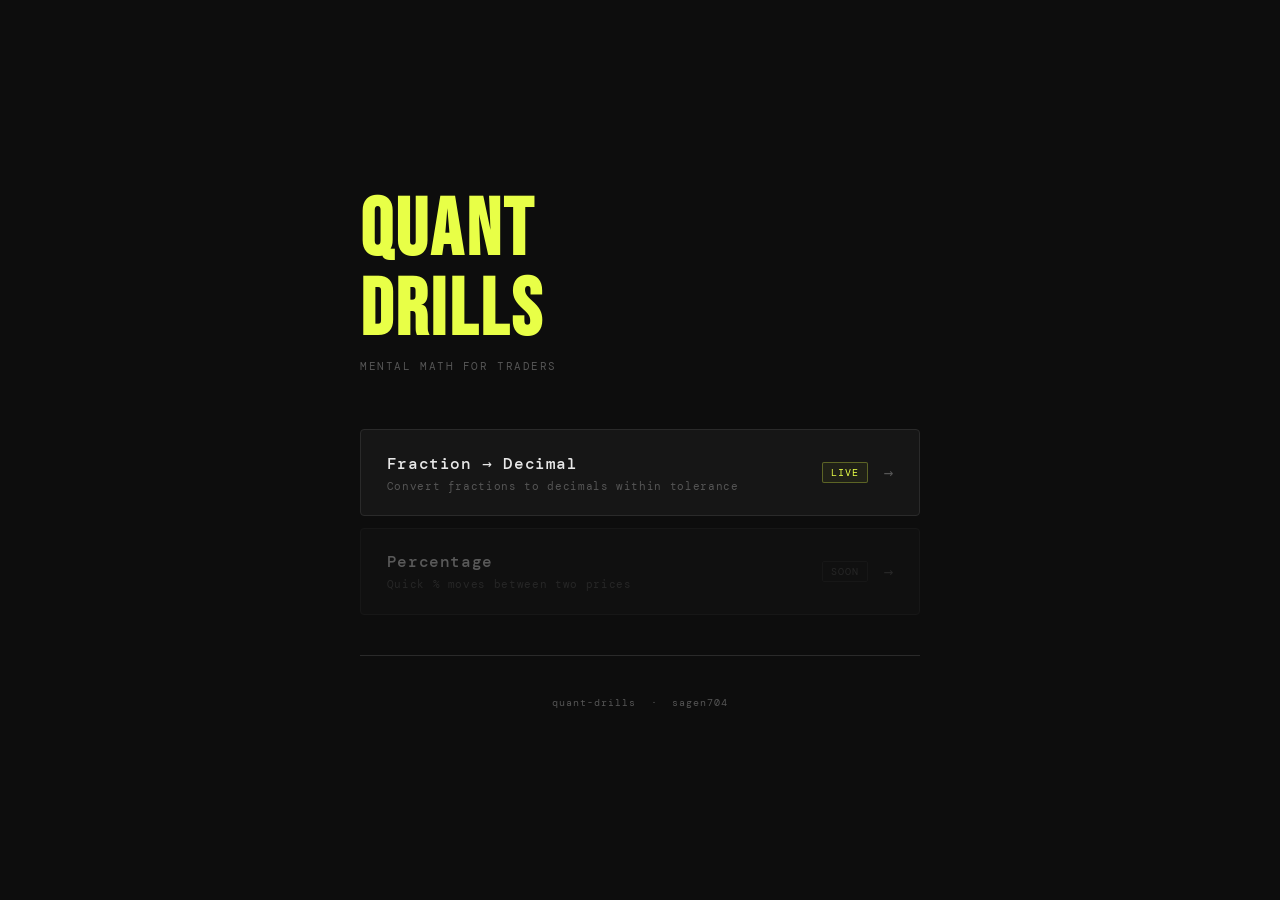
<file: index.html>
<!doctype html>
<html lang="en">
  <head>
    <meta charset="UTF-8" />
    <meta name="viewport" content="width=device-width, initial-scale=1.0" />
    <title>Quant Drills</title>
    <link rel="stylesheet" href="./assets/shared.css" />
  </head>
  <body>
    <div class="container">
      <header>
        <h1>Quant<br />Drills</h1>
        <p class="subtitle">Mental math for traders</p>
      </header>

      <div class="drill-list">
        <a href="drills/fractions/index.html" class="drill-card">
          <div class="drill-info">
            <span class="drill-name">Fraction → Decimal</span>
            <span class="drill-desc"
              >Convert fractions to decimals within tolerance</span
            >
          </div>
          <div class="drill-right">
            <span class="badge active">Live</span>
            <span class="arrow">→</span>
          </div>
        </a>

        <div class="drill-card coming-soon">
          <div class="drill-info">
            <span class="drill-name">Percentage</span>
            <span class="drill-desc">Quick % moves between two prices</span>
          </div>
          <div class="drill-right">
            <span class="badge">Soon</span>
            <span class="arrow">→</span>
          </div>
        </div>
      </div>

      <hr class="divider" />

      <footer>quant-drills &nbsp;·&nbsp; sagen704</footer>
    </div>
  </body>
</html>
</file>
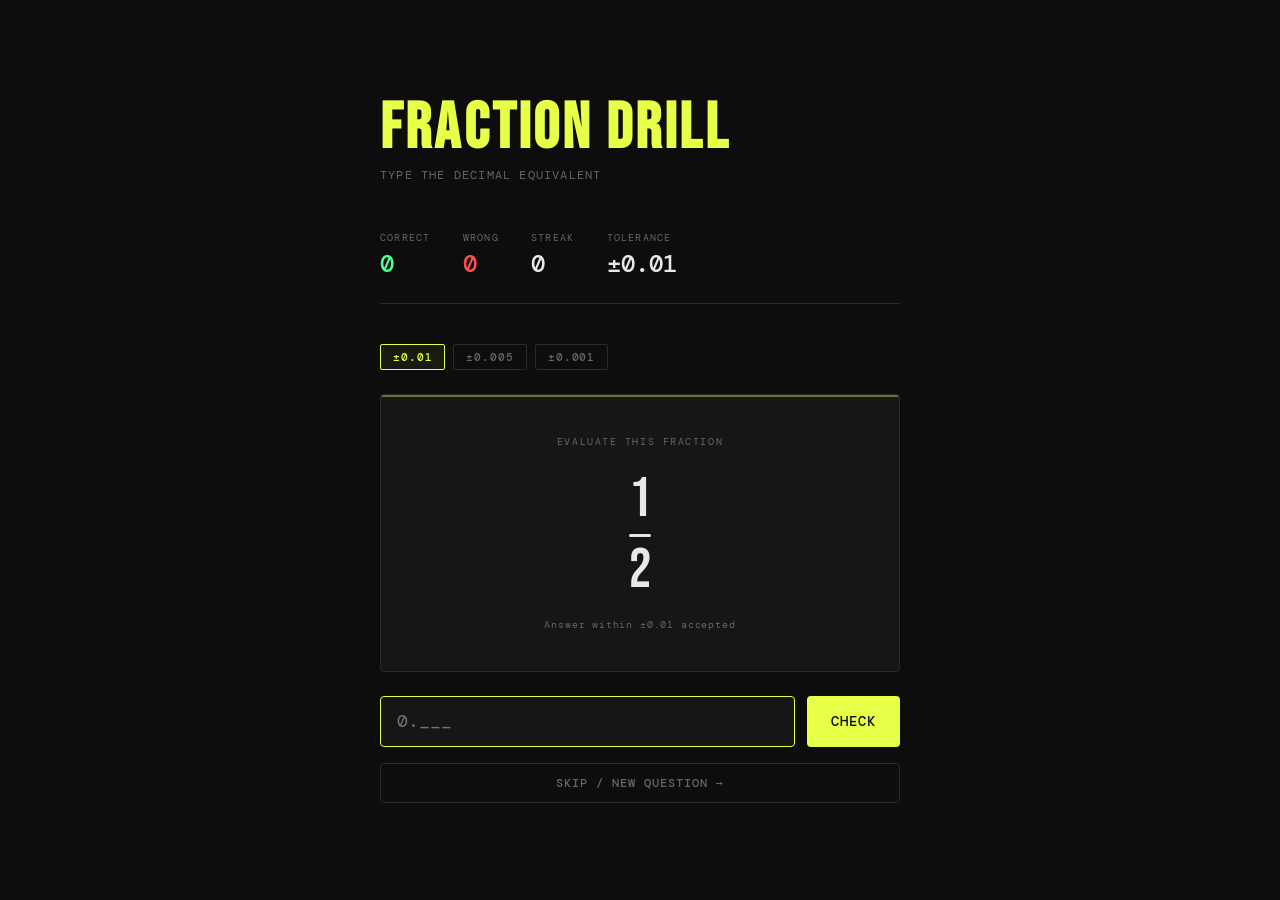
<file: drills/fractions/index.html>
<!doctype html>
<html lang="en">
  <head>
    <meta charset="UTF-8" />
    <meta name="viewport" content="width=device-width, initial-scale=1.0" />
    <title>Fraction Drill</title>
    <link rel="stylesheet" href="./styles.css" />
  </head>
  <body>
    <div class="container">
      <header>
        <h1>Fraction Drill</h1>
        <p class="subtitle">Type the decimal equivalent</p>
      </header>

      <div class="stats-bar">
        <div class="stat">
          <span class="stat-label">Correct</span>
          <span class="stat-value green" id="correct-count">0</span>
        </div>
        <div class="stat">
          <span class="stat-label">Wrong</span>
          <span class="stat-value red" id="wrong-count">0</span>
        </div>
        <div class="stat">
          <span class="stat-label">Streak</span>
          <span class="stat-value" id="streak">0</span>
        </div>
        <div class="stat">
          <span class="stat-label">Tolerance</span>
          <span class="stat-value" id="tol-display">±0.01</span>
        </div>
      </div>

      <div class="settings-row" id="tol-chips">
        <button class="chip active" data-tol="0.01">±0.01</button>
        <button class="chip" data-tol="0.005">±0.005</button>
        <button class="chip" data-tol="0.001">±0.001</button>
      </div>

      <div class="question-card">
        <div class="question-label">Evaluate this fraction</div>
        <div class="fraction-display" id="fraction-display">
          <span id="numerator">3</span>
          <div class="fraction-bar"></div>
          <span id="denominator">8</span>
        </div>
        <div class="tolerance-hint" id="tol-hint">
          Answer within ±0.01 accepted
        </div>
      </div>

      <div class="feedback" id="feedback"></div>

      <div class="input-row">
        <input
          type="text"
          id="answer-input"
          placeholder="0.___"
          autocomplete="off"
          spellcheck="false"
        />
        <button id="submit-btn">Check</button>
      </div>

      <div class="next-btn-wrap">
        <button class="btn-secondary" id="skip-btn">
          Skip / New Question →
        </button>
      </div>
    </div>
    <script src="./script.js"></script>
  </body>
</html>
</file>
<file: assets/shared.css>
@import url("https://fonts.googleapis.com/css2?family=DM+Mono:wght@300;400;500&family=Bebas+Neue&display=swap");

:root {
  --bg: #0d0d0d;
  --surface: #161616;
  --border: #2a2a2a;
  --accent: #e8ff47;
  --text: #e8e8e8;
  --muted: #555;
}

* {
  margin: 0;
  padding: 0;
  box-sizing: border-box;
}

body {
  background: var(--bg);
  color: var(--text);
  font-family: "DM Mono", monospace;
  min-height: 100vh;
  display: flex;
  flex-direction: column;
  align-items: center;
  justify-content: center;
  padding: 2rem;
}

.container {
  width: 100%;
  max-width: 560px;
}

header {
  margin-bottom: 3.5rem;
}

h1 {
  font-family: "Bebas Neue", sans-serif;
  font-size: 5rem;
  letter-spacing: 0.04em;
  color: var(--accent);
  line-height: 1;
}

.subtitle {
  color: var(--muted);
  font-size: 0.7rem;
  margin-top: 0.5rem;
  letter-spacing: 0.14em;
  text-transform: uppercase;
}

.drill-list {
  display: flex;
  flex-direction: column;
  gap: 0.75rem;
}

.drill-card {
  display: flex;
  align-items: center;
  justify-content: space-between;
  background: var(--surface);
  border: 1px solid var(--border);
  border-radius: 4px;
  padding: 1.4rem 1.6rem;
  text-decoration: none;
  color: var(--text);
  transition:
    border-color 0.15s,
    background 0.15s;
  position: relative;
  overflow: hidden;
}

.drill-card:hover {
  border-color: var(--accent);
  background: rgba(232, 255, 71, 0.03);
}

.drill-card:hover .arrow {
  transform: translateX(4px);
  color: var(--accent);
}

.drill-card.coming-soon {
  opacity: 0.35;
  pointer-events: none;
}

.drill-info {
  display: flex;
  flex-direction: column;
  gap: 0.3rem;
}

.drill-name {
  font-size: 1rem;
  font-weight: 500;
  letter-spacing: 0.04em;
}

.drill-desc {
  font-size: 0.68rem;
  color: var(--muted);
  letter-spacing: 0.06em;
}

.drill-right {
  display: flex;
  align-items: center;
  gap: 1rem;
}

.badge {
  font-size: 0.6rem;
  letter-spacing: 0.1em;
  text-transform: uppercase;
  padding: 0.2rem 0.5rem;
  border-radius: 2px;
  border: 1px solid var(--border);
  color: var(--muted);
}

.badge.active {
  border-color: rgba(232, 255, 71, 0.3);
  color: var(--accent);
  background: rgba(232, 255, 71, 0.05);
}

.arrow {
  font-size: 1rem;
  color: var(--muted);
  transition:
    transform 0.15s,
    color 0.15s;
}

.divider {
  border: none;
  border-top: 1px solid var(--border);
  margin: 2.5rem 0;
}

footer {
  color: var(--muted);
  font-size: 0.65rem;
  letter-spacing: 0.1em;
  text-align: center;
}
</file>
<file: drills/fractions/styles.css>
@import url("https://fonts.googleapis.com/css2?family=DM+Mono:wght@300;400;500&family=Bebas+Neue&display=swap");

:root {
  --bg: #0d0d0d;
  --surface: #161616;
  --border: #2a2a2a;
  --accent: #e8ff47;
  --red: #ff4f4f;
  --green: #4fff91;
  --text: #e8e8e8;
  --muted: #666;
}

* {
  margin: 0;
  padding: 0;
  box-sizing: border-box;
}

body {
  background: var(--bg);
  color: var(--text);
  font-family: "DM Mono", monospace;
  min-height: 100vh;
  display: flex;
  flex-direction: column;
  align-items: center;
  justify-content: center;
  padding: 2rem;
}

.container {
  width: 100%;
  max-width: 520px;
}

header {
  margin-bottom: 3rem;
}

h1 {
  font-family: "Bebas Neue", sans-serif;
  font-size: 4rem;
  letter-spacing: 0.05em;
  color: var(--accent);
  line-height: 1;
}

.subtitle {
  color: var(--muted);
  font-size: 0.75rem;
  margin-top: 0.4rem;
  letter-spacing: 0.1em;
  text-transform: uppercase;
}

.stats-bar {
  display: flex;
  gap: 2rem;
  margin-bottom: 2.5rem;
  padding-bottom: 1.5rem;
  border-bottom: 1px solid var(--border);
}

.stat {
  display: flex;
  flex-direction: column;
  gap: 0.25rem;
}

.stat-label {
  font-size: 0.65rem;
  letter-spacing: 0.12em;
  text-transform: uppercase;
  color: var(--muted);
}

.stat-value {
  font-size: 1.5rem;
  font-weight: 500;
  color: var(--text);
}

.stat-value.green {
  color: var(--green);
}
.stat-value.red {
  color: var(--red);
}

.question-card {
  background: var(--surface);
  border: 1px solid var(--border);
  border-radius: 4px;
  padding: 2.5rem;
  margin-bottom: 1.5rem;
  text-align: center;
  position: relative;
  overflow: hidden;
}

.question-card::before {
  content: "";
  position: absolute;
  top: 0;
  left: 0;
  right: 0;
  height: 2px;
  background: var(--accent);
  opacity: 0.4;
}

.question-label {
  font-size: 0.65rem;
  letter-spacing: 0.15em;
  text-transform: uppercase;
  color: var(--muted);
  margin-bottom: 1.5rem;
}

.fraction-display {
  display: inline-flex;
  flex-direction: column;
  align-items: center;
  gap: 0;
  font-family: "Bebas Neue", sans-serif;
  font-size: 3.5rem;
  color: var(--text);
  line-height: 1;
}

.fraction-bar {
  width: 100%;
  height: 3px;
  background: var(--text);
  margin: 6px 0;
  border-radius: 2px;
}

.tolerance-hint {
  margin-top: 1.2rem;
  font-size: 0.65rem;
  color: var(--muted);
  letter-spacing: 0.08em;
}

.input-row {
  display: flex;
  gap: 0.75rem;
  margin-bottom: 1rem;
}

input[type="text"] {
  flex: 1;
  background: var(--surface);
  border: 1px solid var(--border);
  border-radius: 4px;
  color: var(--text);
  font-family: "DM Mono", monospace;
  font-size: 1.1rem;
  padding: 0.85rem 1rem;
  outline: none;
  transition: border-color 0.15s;
}

input[type="text"]:focus {
  border-color: var(--accent);
}

input[type="text"].correct {
  border-color: var(--green);
  background: rgba(79, 255, 145, 0.04);
}

input[type="text"].wrong {
  border-color: var(--red);
  background: rgba(255, 79, 79, 0.04);
}

button {
  background: var(--accent);
  color: #0d0d0d;
  border: none;
  border-radius: 4px;
  font-family: "DM Mono", monospace;
  font-size: 0.85rem;
  font-weight: 500;
  letter-spacing: 0.08em;
  padding: 0.85rem 1.5rem;
  cursor: pointer;
  transition:
    opacity 0.15s,
    transform 0.1s;
  text-transform: uppercase;
}

button:hover {
  opacity: 0.85;
}
button:active {
  transform: scale(0.97);
}

.btn-secondary {
  background: transparent;
  border: 1px solid var(--border);
  color: var(--muted);
  width: 100%;
  padding: 0.7rem;
  font-size: 0.75rem;
}

.btn-secondary:hover {
  border-color: var(--text);
  color: var(--text);
  opacity: 1;
}

.feedback {
  padding: 0.85rem 1rem;
  border-radius: 4px;
  font-size: 0.8rem;
  letter-spacing: 0.06em;
  margin-bottom: 1rem;
  display: none;
}

.feedback.correct {
  background: rgba(79, 255, 145, 0.08);
  border: 1px solid rgba(79, 255, 145, 0.25);
  color: var(--green);
  display: block;
}

.feedback.wrong {
  background: rgba(255, 79, 79, 0.08);
  border: 1px solid rgba(255, 79, 79, 0.25);
  color: var(--red);
  display: block;
}

.settings-row {
  display: flex;
  gap: 0.5rem;
  margin-bottom: 1.5rem;
  flex-wrap: wrap;
}

.chip {
  font-family: "DM Mono", monospace;
  font-size: 0.7rem;
  letter-spacing: 0.08em;
  padding: 0.3rem 0.75rem;
  border-radius: 2px;
  border: 1px solid var(--border);
  background: transparent;
  color: var(--muted);
  cursor: pointer;
  transition: all 0.15s;
  text-transform: uppercase;
}

.chip.active {
  border-color: var(--accent);
  color: var(--accent);
  background: rgba(232, 255, 71, 0.06);
}

.chip:hover {
  opacity: 0.85;
}

.next-btn-wrap {
  margin-top: 1rem;
}
</file>
